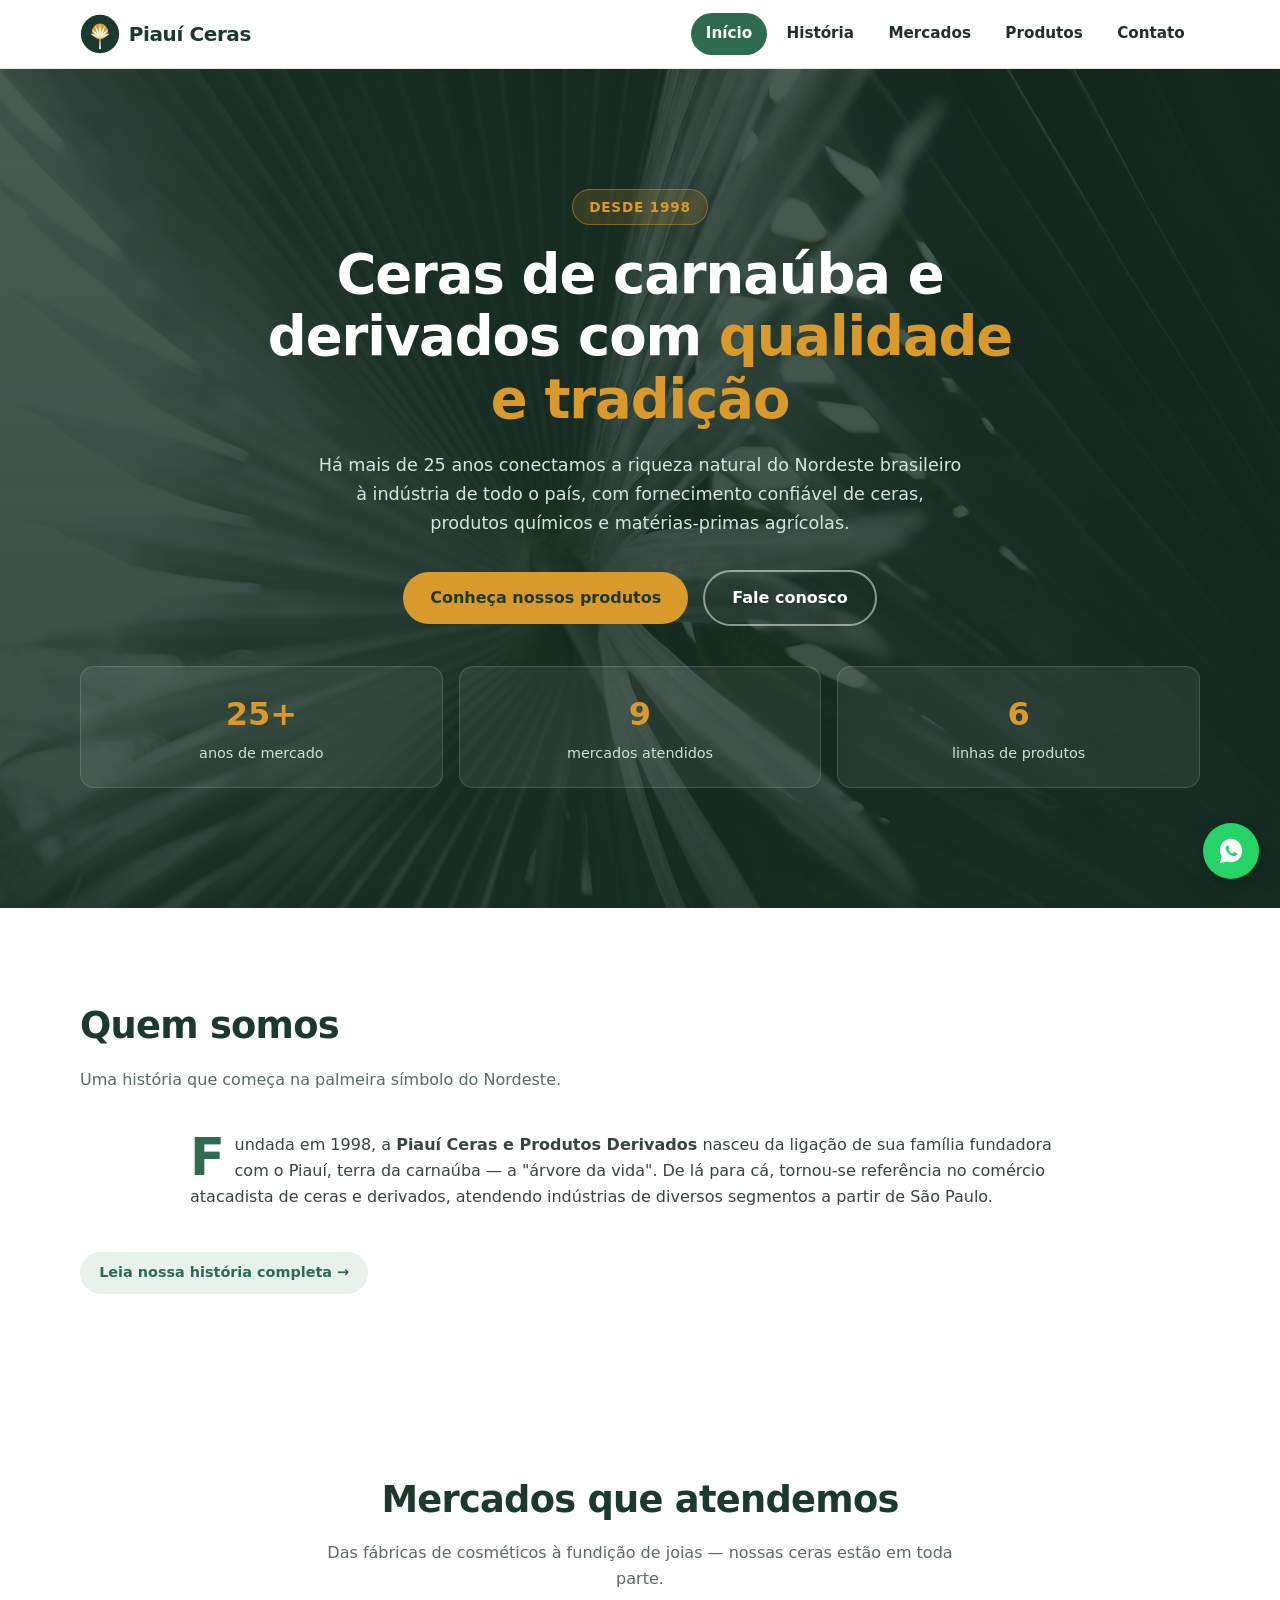
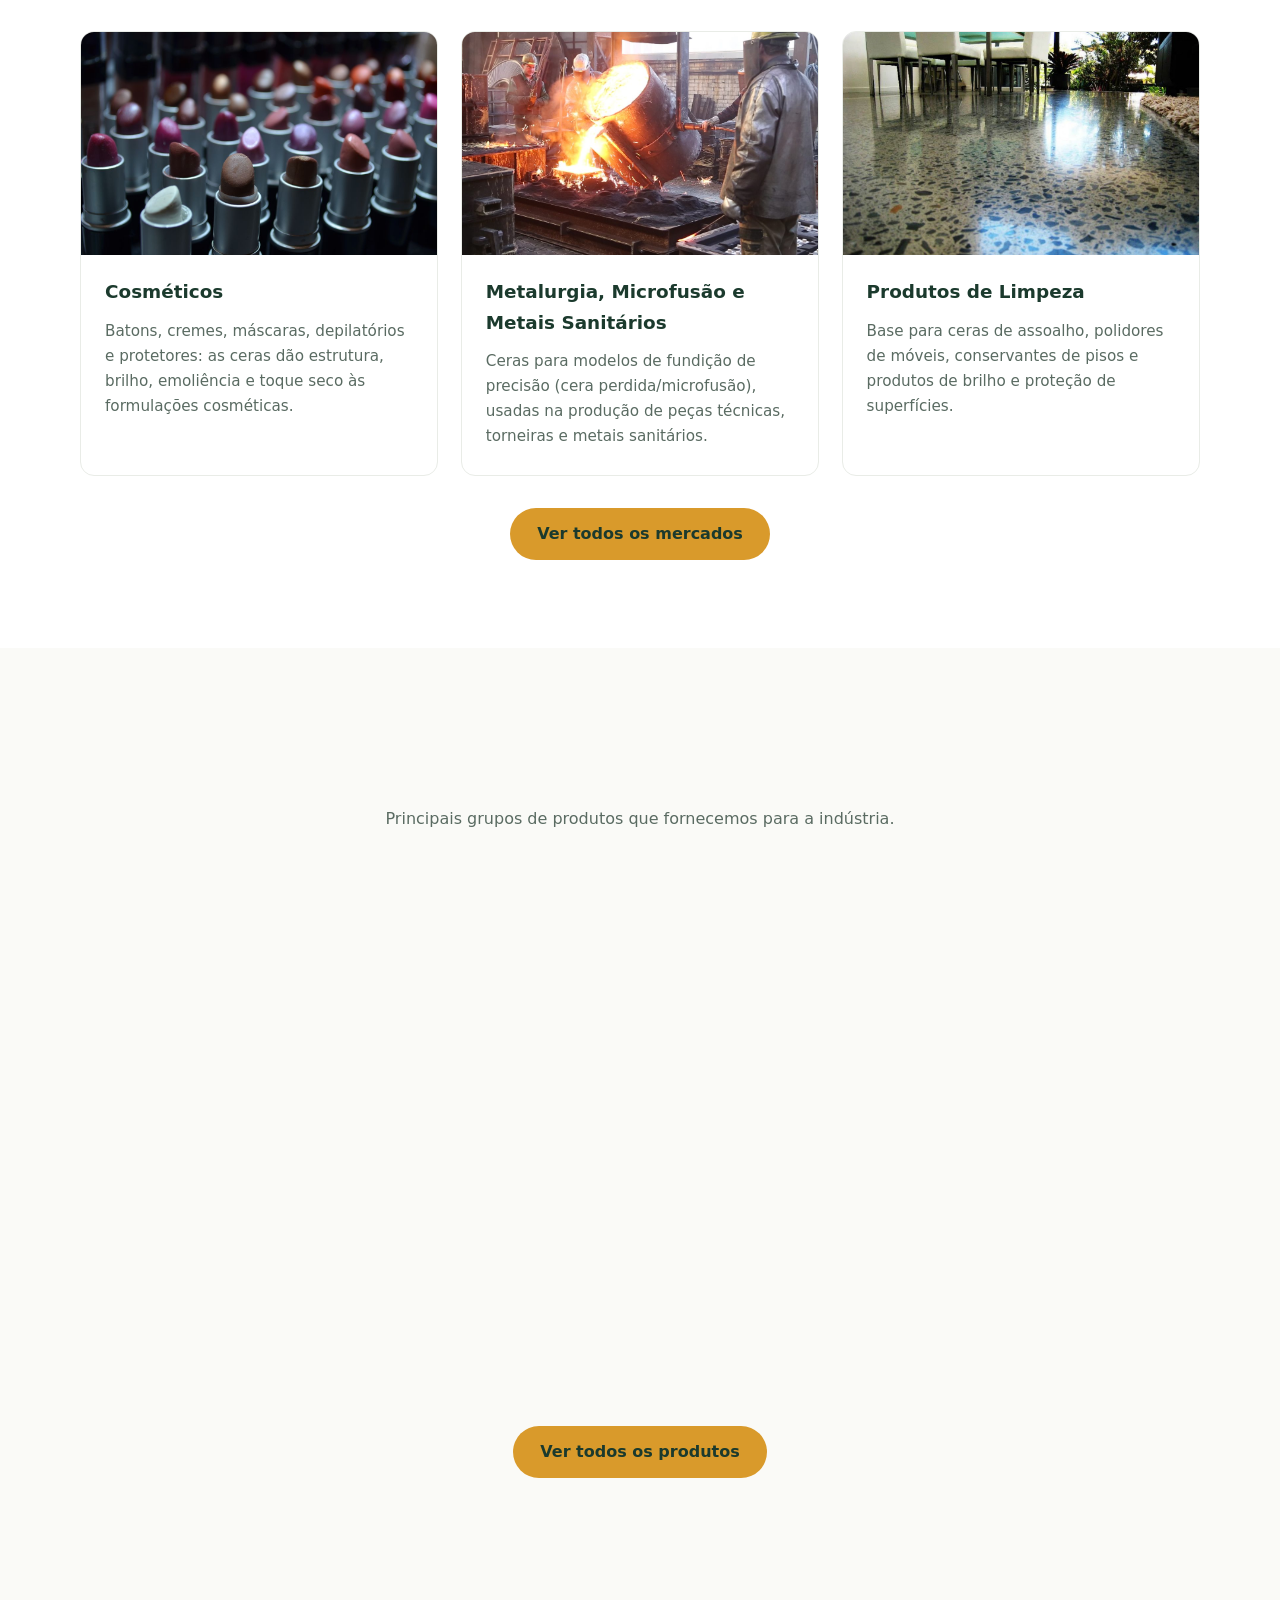
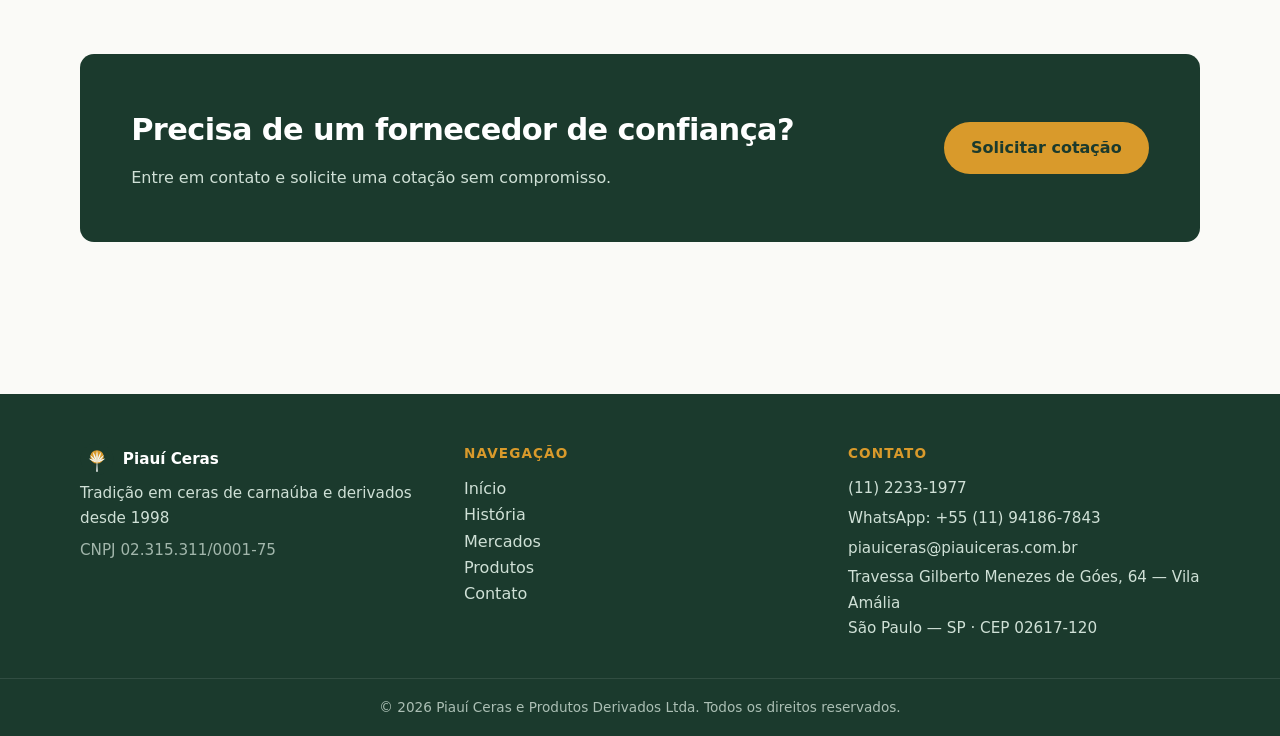
<file: index.html>
<!DOCTYPE html>
<html lang="pt-BR">
<head>
  <meta charset="UTF-8">
  <meta name="viewport" content="width=device-width, initial-scale=1.0">
  <title>Piauí Ceras e Produtos Derivados — Cera de Carnaúba e Derivados</title>
  <meta name="description" content="Piauí Ceras e Produtos Derivados Ltda — comércio atacadista de cera de carnaúba, ceras industriais, produtos químicos e matérias-primas agrícolas desde 1998.">
  <link rel="icon" type="image/svg+xml" href="img/logo-simbolo.svg">
  <link rel="stylesheet" href="css/style.css?v=1">
</head>
<body>

  <!-- Cabeçalho: montado automaticamente pelo js/main.js -->
  <header id="site-header"></header>

  <!-- ============================================
       HERO — a grande faixa de abertura do site.
       EDITE os textos abaixo à vontade.
       ============================================ -->
  <section class="hero">
    <div class="container">
      <span class="hero-selo">Desde 1998</span>
      <h1>Ceras de carnaúba e derivados com <em>qualidade e tradição</em></h1>
      <p>
        Há mais de 25 anos conectamos a riqueza natural do Nordeste brasileiro
        à indústria de todo o país, com fornecimento confiável de ceras,
        produtos químicos e matérias-primas agrícolas.
      </p>
      <a class="botao" href="produtos.html">Conheça nossos produtos</a>
      <a class="botao botao-secundario" href="contato.html">Fale conosco</a>

      <!-- Números de destaque — edite os valores livremente -->
      <div class="numeros">
        <div class="numero"><strong>25+</strong><span>anos de mercado</span></div>
        <div class="numero"><strong>9</strong><span>mercados atendidos</span></div>
        <div class="numero"><strong>6</strong><span>linhas de produtos</span></div>
      </div>
    </div>
  </section>

  <!-- ============================================
       RESUMO DA HISTÓRIA
       ============================================ -->
  <section class="secao secao-alt">
    <div class="container">
      <h2>Quem somos</h2>
      <p class="subtitulo">Uma história que começa na palmeira símbolo do Nordeste.</p>
      <div class="bloco-texto">
        <p>
          Fundada em 1998, a <strong>Piauí Ceras e Produtos Derivados</strong> nasceu da
          ligação de sua família fundadora com o Piauí, terra da carnaúba — a
          "árvore da vida". De lá para cá, tornou-se referência no comércio
          atacadista de ceras e derivados, atendendo indústrias de diversos segmentos
          a partir de São Paulo.
        </p>
      </div>
      <p style="margin-top: 1.5rem;">
        <a class="botao botao-claro" href="historia.html">Leia nossa história completa →</a>
      </p>
    </div>
  </section>

  <!-- ============================================
       MERCADOS EM DESTAQUE
       Os cartões vêm do arquivo js/dados.js.
       data-mercados="3" mostra só os 3 primeiros.
       ============================================ -->
  <section class="secao secao-alt">
    <div class="container">
      <div class="centro">
        <h2>Mercados que atendemos</h2>
        <p class="subtitulo">Das fábricas de cosméticos à fundição de joias — nossas ceras estão em toda parte.</p>
      </div>
      <div class="grade" data-mercados="3"></div>
      <p class="centro" style="margin-top: 2rem;">
        <a class="botao" href="mercados.html">Ver todos os mercados</a>
      </p>
    </div>
  </section>

  <!-- ============================================
       PRODUTOS EM DESTAQUE
       Os cartões vêm do arquivo js/dados.js.
       data-produtos="3" mostra só os 3 primeiros.
       ============================================ -->
  <section class="secao">
    <div class="container">
      <div class="centro">
        <h2>Nossos produtos</h2>
        <p class="subtitulo">Principais grupos de produtos que fornecemos para a indústria.</p>
      </div>
      <div class="grade" data-produtos="3"></div>
      <p class="centro" style="margin-top: 2rem;">
        <a class="botao" href="produtos.html">Ver todos os produtos</a>
      </p>
    </div>
  </section>

  <!-- ============================================
       CHAMADA FINAL PARA CONTATO
       ============================================ -->
  <section class="secao">
    <div class="container">
      <div class="cta">
        <div>
          <h2>Precisa de um fornecedor de confiança?</h2>
          <p>Entre em contato e solicite uma cotação sem compromisso.</p>
        </div>
        <a class="botao" href="contato.html">Solicitar cotação</a>
      </div>
    </div>
  </section>

  <!-- Rodapé: montado automaticamente pelo js/main.js -->
  <footer id="site-footer"></footer>

  <script src="js/dados.js?v=1"></script>
  <script src="js/main.js?v=1"></script>
</body>
</html>
</file>
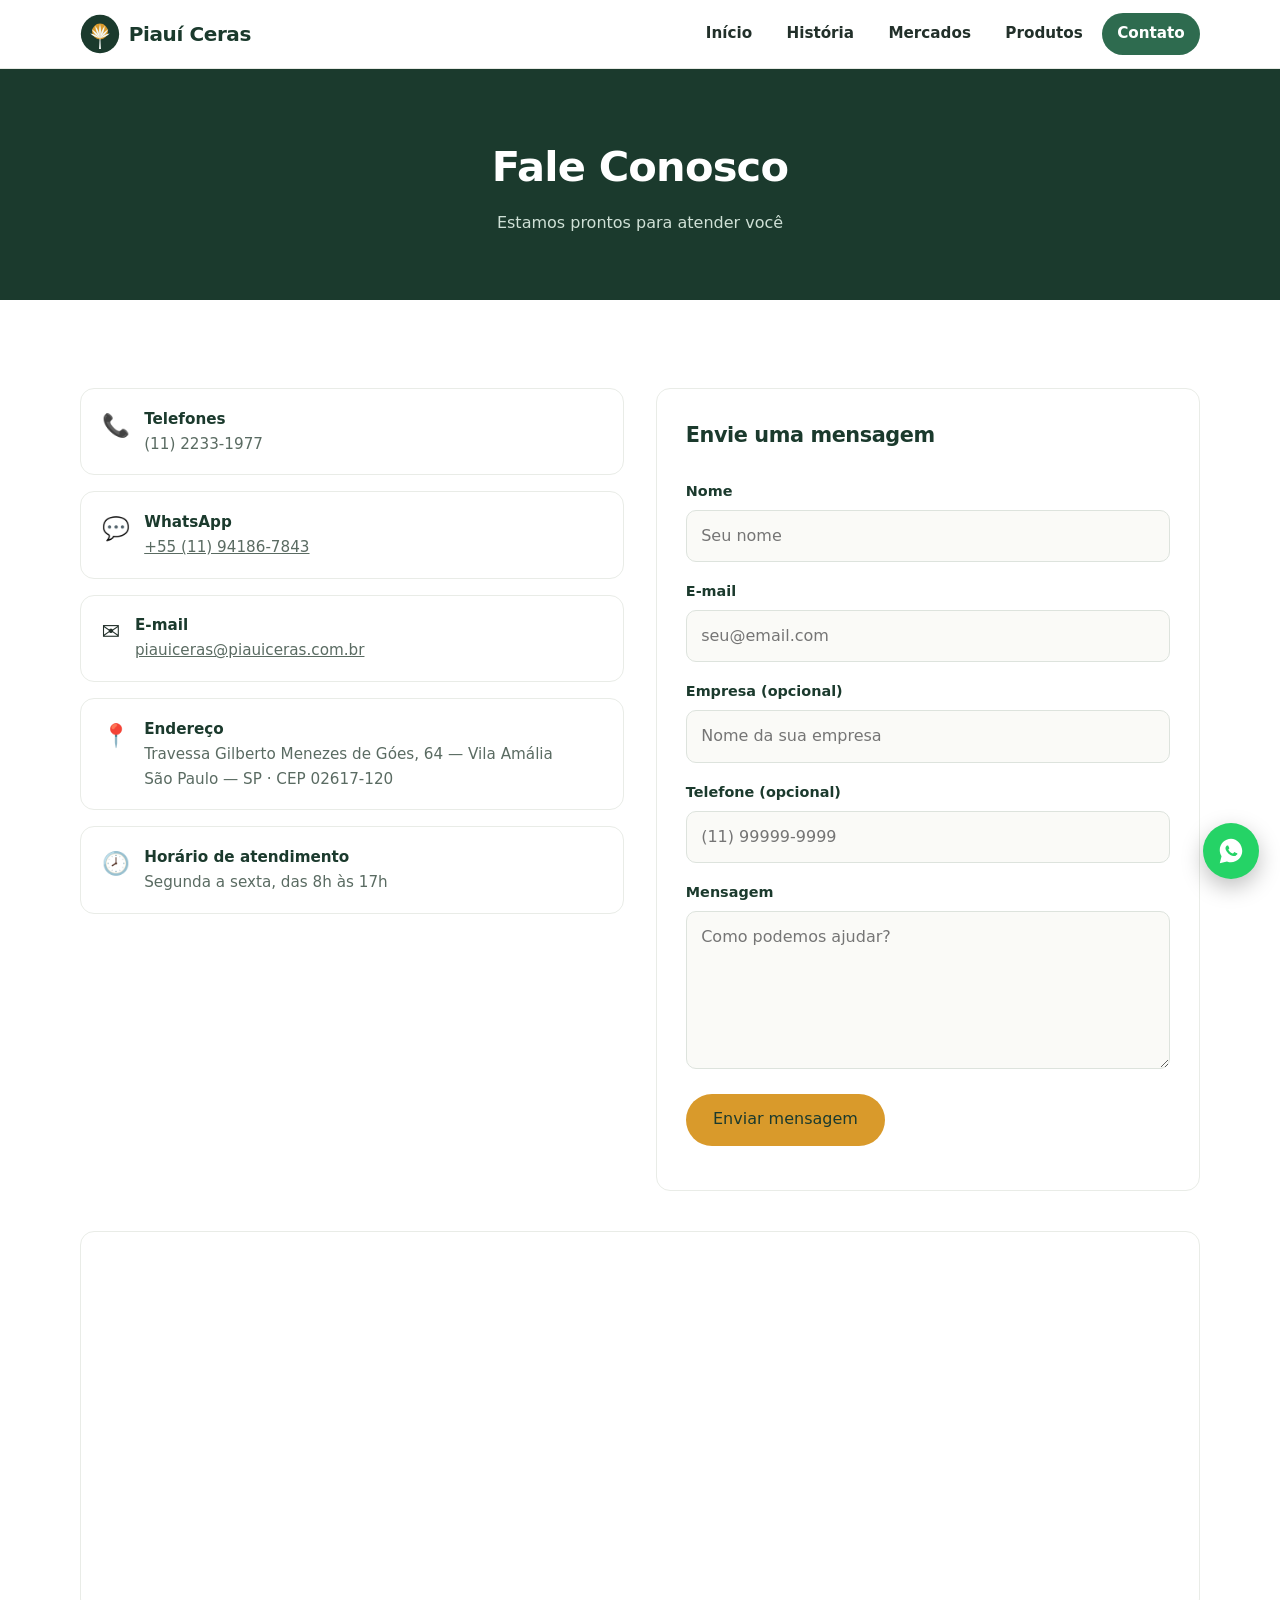
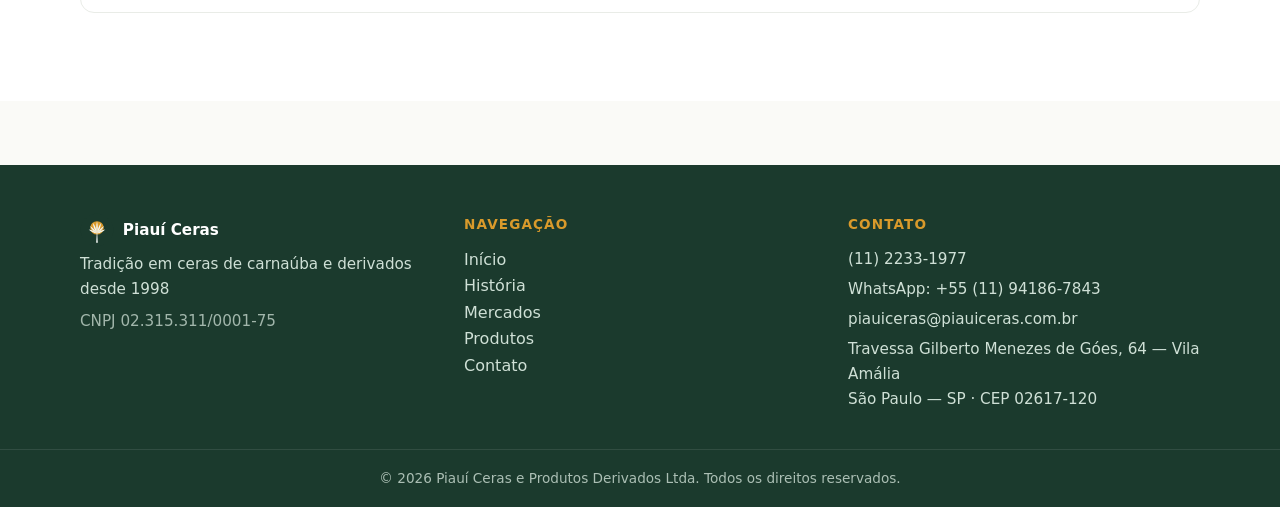
<file: contato.html>
<!DOCTYPE html>
<html lang="pt-BR">
<head>
  <meta charset="UTF-8">
  <meta name="viewport" content="width=device-width, initial-scale=1.0">
  <title>Contato — Piauí Ceras</title>
  <meta name="description" content="Entre em contato com a Piauí Ceras e Produtos Derivados Ltda — telefones, e-mail e endereço em São Paulo.">
  <link rel="icon" type="image/svg+xml" href="img/logo-simbolo.svg">
  <link rel="stylesheet" href="css/style.css?v=1">
</head>
<body>

  <header id="site-header"></header>

  <section class="titulo-pagina">
    <div class="container">
      <h1>Fale Conosco</h1>
      <p>Estamos prontos para atender você</p>
    </div>
  </section>

  <section class="secao secao-alt">
    <div class="container">
      <div class="contato-grid">

        <!-- ==============================================
             INFORMAÇÕES DE CONTATO
             Os textos são preenchidos automaticamente a
             partir do js/dados.js (bloco "contato").
             ============================================== -->
        <div class="info-contato">
          <div class="info-item">
            <span class="icone">📞</span>
            <div><strong>Telefones</strong><p id="ct-telefones"></p></div>
          </div>
          <div class="info-item" id="ct-whatsapp-item" style="display:none;">
            <span class="icone">💬</span>
            <div><strong>WhatsApp</strong><p><a id="ct-whatsapp" href="#" target="_blank" rel="noopener"></a></p></div>
          </div>
          <div class="info-item">
            <span class="icone">✉️</span>
            <div><strong>E-mail</strong><p><a id="ct-email" href="#"></a></p></div>
          </div>
          <div class="info-item">
            <span class="icone">📍</span>
            <div><strong>Endereço</strong><p id="ct-endereco"></p></div>
          </div>
          <div class="info-item">
            <span class="icone">🕗</span>
            <div><strong>Horário de atendimento</strong><p id="ct-horario"></p></div>
          </div>
        </div>

        <!-- ==============================================
             FORMULÁRIO
             Ao enviar, a mensagem vai direto por e-mail via
             Web3Forms (sem abrir programa de e-mail nenhum).
             A chave de envio fica em js/dados.js → contato.web3formsKey
             ============================================== -->
        <form class="form-contato" id="form-contato">
          <h2 style="font-size: 1.3rem;">Envie uma mensagem</h2>
          <div>
            <label for="nome">Nome</label>
            <input type="text" id="nome" name="name" required placeholder="Seu nome">
          </div>
          <div>
            <label for="email">E-mail</label>
            <input type="email" id="email" name="email" required placeholder="seu@email.com">
          </div>
          <div>
            <label for="empresa">Empresa (opcional)</label>
            <input type="text" id="empresa" placeholder="Nome da sua empresa">
          </div>
          <div>
            <label for="telefone">Telefone (opcional)</label>
            <input type="tel" id="telefone" placeholder="(11) 99999-9999">
          </div>
          <div>
            <label for="mensagem">Mensagem</label>
            <textarea id="mensagem" name="message" rows="5" required placeholder="Como podemos ajudar?"></textarea>
          </div>
          <!-- Campo-armadilha anti-spam: invisível para pessoas, mas robôs costumam preencher -->
          <input type="checkbox" name="botcheck" style="display:none" tabindex="-1" autocomplete="off">
          <button type="submit" class="botao">Enviar mensagem</button>
          <p id="form-status" role="status" style="font-size:.9rem; margin:0;"></p>
        </form>
      </div>

      <!-- ==============================================
           MAPA — Google Maps com o endereço da empresa.
           Se mudar de endereço, troque o texto depois de
           "q=" na linha do iframe (use + no lugar de espaço).
           ============================================== -->
      <div class="mapa">
        <iframe
          src="https://www.google.com/maps?q=Travessa+Gilberto+Menezes+de+Goes,+64,+Vila+Amalia,+Sao+Paulo,+SP&output=embed"
          loading="lazy" title="Mapa — localização da Piauí Ceras"
          referrerpolicy="no-referrer-when-downgrade"></iframe>
      </div>
    </div>
  </section>

  <footer id="site-footer"></footer>

  <script src="js/dados.js?v=1"></script>
  <script src="js/main.js?v=1"></script>
  <script>
    /* Preenche os dados de contato a partir do js/dados.js */
    document.addEventListener("DOMContentLoaded", function () {
      var c = DADOS.contato;
      document.getElementById("ct-telefones").textContent = c.telefones.join(" · ");
      if (c.whatsapp) {
        var whatsapp = document.getElementById("ct-whatsapp");
        whatsapp.textContent = c.whatsapp;
        whatsapp.href = "https://wa.me/" + c.whatsapp.replace(/\D/g, "") +
          "?text=" + encodeURIComponent("Olá! Vim pelo site da " + DADOS.empresa.nome + " e gostaria de mais informações.");
        document.getElementById("ct-whatsapp-item").style.display = "";
      }
      var email = document.getElementById("ct-email");
      email.textContent = c.email;
      email.href = "mailto:" + c.email;
      document.getElementById("ct-endereco").innerHTML =
        c.endereco + "<br>" + c.cidade + " · " + c.cep;
      document.getElementById("ct-horario").textContent = c.horario;

      /* Formulário: envia a mensagem por e-mail via Web3Forms (sem abrir programa de e-mail) */
      var form = document.getElementById("form-contato");
      var status = document.getElementById("form-status");
      form.addEventListener("submit", function (ev) {
        ev.preventDefault();

        if (!c.web3formsKey || c.web3formsKey === "COLE_AQUI_SUA_ACCESS_KEY") {
          status.textContent = "Formulário ainda não configurado. Veja js/dados.js → contato.web3formsKey.";
          status.style.color = "#b3261e";
          return;
        }

        var botao = form.querySelector("button[type=submit]");
        botao.disabled = true;
        status.textContent = "Enviando...";
        status.style.color = "";

        var dados = {
          access_key: c.web3formsKey,
          subject: "Contato pelo site — " + document.getElementById("nome").value,
          name: document.getElementById("nome").value,
          email: document.getElementById("email").value,
          empresa: document.getElementById("empresa").value,
          telefone: document.getElementById("telefone").value,
          message: document.getElementById("mensagem").value,
          botcheck: form.querySelector("[name=botcheck]").checked,
        };

        fetch("https://api.web3forms.com/submit", {
          method: "POST",
          headers: { "Content-Type": "application/json", Accept: "application/json" },
          body: JSON.stringify(dados),
        })
          .then(function (resposta) { return resposta.json(); })
          .then(function (resultado) {
            if (resultado.success) {
              status.textContent = "Mensagem enviada! Em breve entraremos em contato.";
              status.style.color = "var(--verde)";
              form.reset();
            } else {
              throw new Error(resultado.message || "Falha no envio");
            }
          })
          .catch(function () {
            status.textContent = "Não foi possível enviar agora. Tente novamente ou ligue para " + c.telefones[0] + ".";
            status.style.color = "#b3261e";
          })
          .finally(function () {
            botao.disabled = false;
          });
      });
    });
  </script>
</body>
</html>
</file>
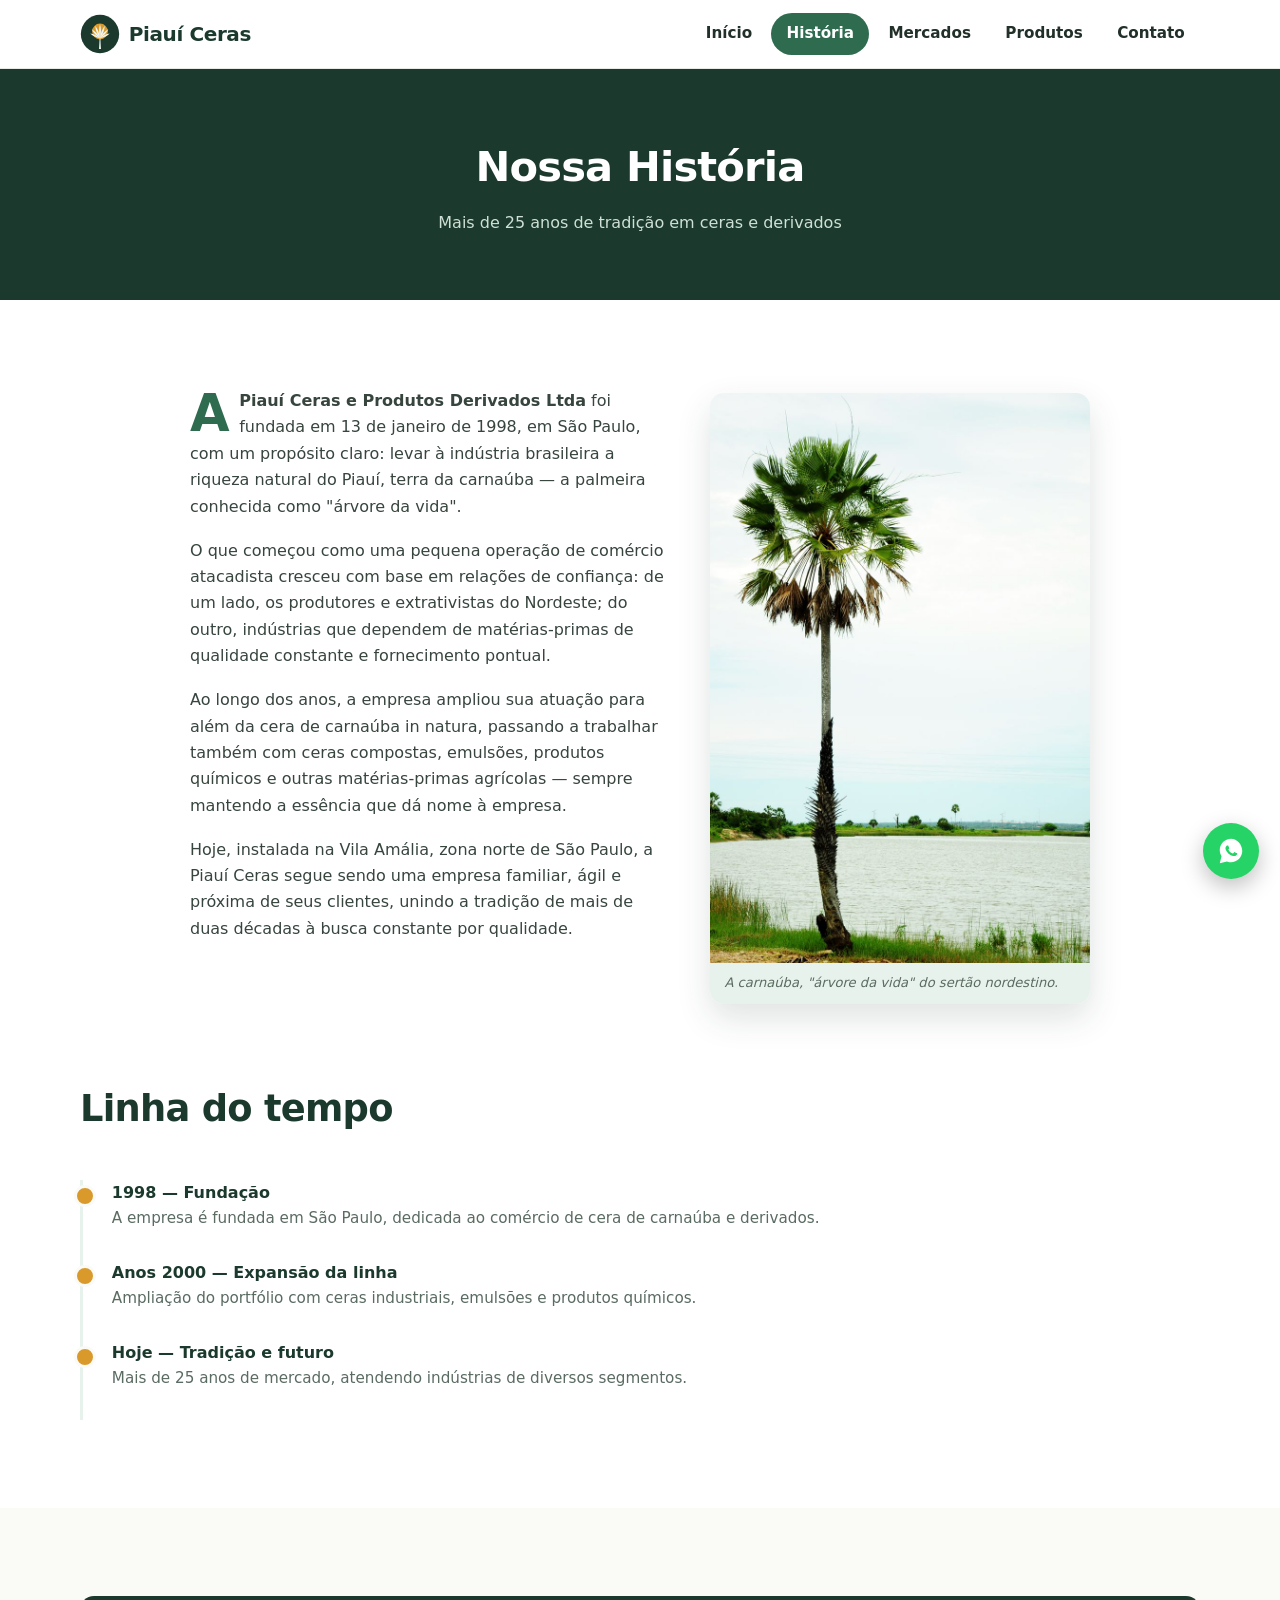
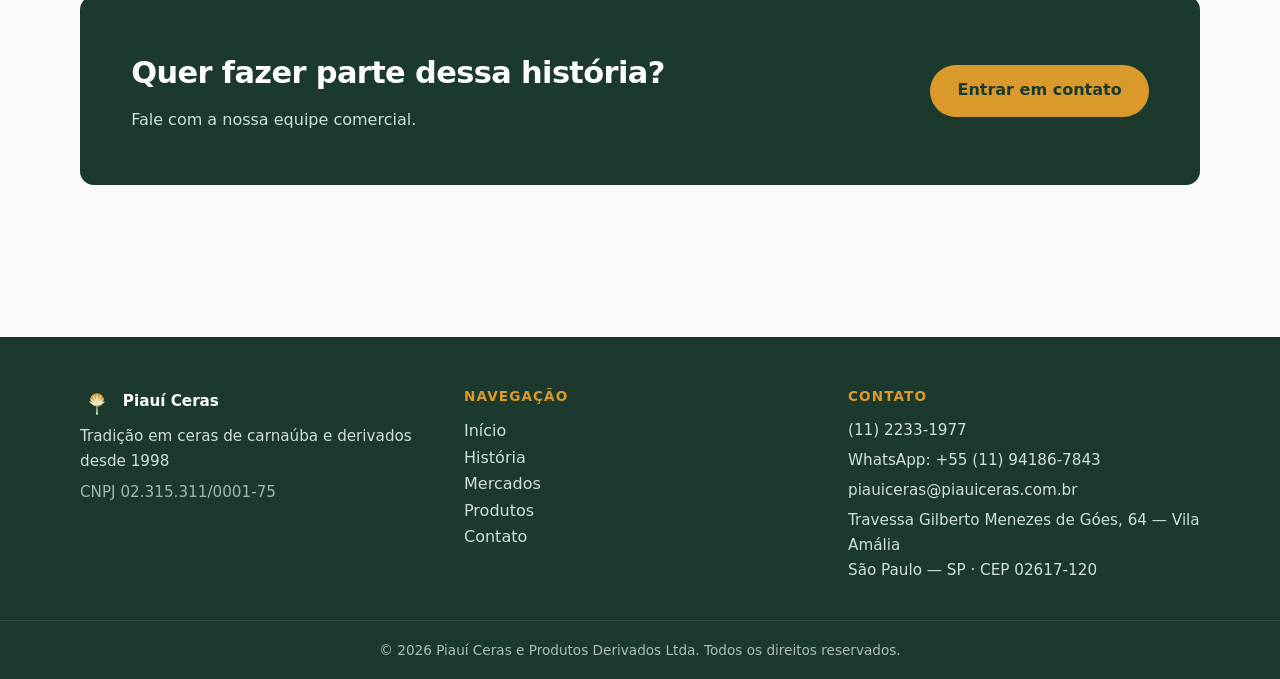
<file: historia.html>
<!DOCTYPE html>
<html lang="pt-BR">
<head>
  <meta charset="UTF-8">
  <meta name="viewport" content="width=device-width, initial-scale=1.0">
  <title>Nossa História — Piauí Ceras</title>
  <meta name="description" content="Conheça a história da Piauí Ceras e Produtos Derivados Ltda, fundada em 1998 em São Paulo.">
  <link rel="icon" type="image/svg+xml" href="img/logo-simbolo.svg">
  <link rel="stylesheet" href="css/style.css?v=1">
</head>
<body>

  <header id="site-header"></header>

  <section class="titulo-pagina">
    <div class="container">
      <h1>Nossa História</h1>
      <p>Mais de 25 anos de tradição em ceras e derivados</p>
    </div>
  </section>

  <!-- ==================================================
       HISTÓRIA DA EMPRESA
       ⚠️ TEXTO PROVISÓRIO: escrevi um rascunho baseado em
       informações públicas. EDITE cada parágrafo abaixo
       com a história real da empresa.
       ================================================== -->
  <section class="secao secao-alt">
    <div class="container">
      <div class="bloco-texto">
        <figure class="foto-destaque">
          <img src="img/historia-carnauba.jpg" alt="Carnaúba imponente vista de baixo para cima, tronco alto contra o céu do Nordeste brasileiro">
          <figcaption>A carnaúba, "árvore da vida" do sertão nordestino.</figcaption>
        </figure>
        <p>
          A <strong>Piauí Ceras e Produtos Derivados Ltda</strong> foi fundada em
          13 de janeiro de 1998, em São Paulo, com um propósito claro: levar à
          indústria brasileira a riqueza natural do Piauí, terra da carnaúba —
          a palmeira conhecida como "árvore da vida".
        </p>
        <p>
          <!-- EDITE: conte aqui como a empresa começou, quem fundou,
               e os primeiros desafios. -->
          O que começou como uma pequena operação de comércio atacadista cresceu
          com base em relações de confiança: de um lado, os produtores e
          extrativistas do Nordeste; do outro, indústrias que dependem de
          matérias-primas de qualidade constante e fornecimento pontual.
        </p>
        <p>
          <!-- EDITE: fale da evolução, novos produtos, conquistas. -->
          Ao longo dos anos, a empresa ampliou sua atuação para além da cera de
          carnaúba in natura, passando a trabalhar também com ceras compostas,
          emulsões, produtos químicos e outras matérias-primas agrícolas —
          sempre mantendo a essência que dá nome à empresa.
        </p>
        <p>
          <!-- EDITE: fale do presente e da visão de futuro. -->
          Hoje, instalada na Vila Amália, zona norte de São Paulo, a Piauí Ceras
          segue sendo uma empresa familiar, ágil e próxima de seus clientes,
          unindo a tradição de mais de duas décadas à busca constante por
          qualidade.
        </p>
      </div>

      <!-- ==================================================
           LINHA DO TEMPO — edite datas e textos, e copie um
           bloco <div class="timeline-item"> para adicionar
           novos marcos.
           ================================================== -->
      <h2 style="margin-top: 3.5rem;">Linha do tempo</h2>
      <div class="timeline">
        <div class="timeline-item">
          <strong>1998 — Fundação</strong>
          <p>A empresa é fundada em São Paulo, dedicada ao comércio de cera de carnaúba e derivados.</p>
        </div>
        <div class="timeline-item">
          <strong>Anos 2000 — Expansão da linha</strong>
          <p>Ampliação do portfólio com ceras industriais, emulsões e produtos químicos. <!-- EDITE --></p>
        </div>
        <div class="timeline-item">
          <strong>Hoje — Tradição e futuro</strong>
          <p>Mais de 25 anos de mercado, atendendo indústrias de diversos segmentos. <!-- EDITE --></p>
        </div>
      </div>
    </div>
  </section>

  <!-- Chamada para contato -->
  <section class="secao">
    <div class="container">
      <div class="cta">
        <div>
          <h2>Quer fazer parte dessa história?</h2>
          <p>Fale com a nossa equipe comercial.</p>
        </div>
        <a class="botao" href="contato.html">Entrar em contato</a>
      </div>
    </div>
  </section>

  <footer id="site-footer"></footer>

  <script src="js/dados.js?v=1"></script>
  <script src="js/main.js?v=1"></script>
</body>
</html>
</file>
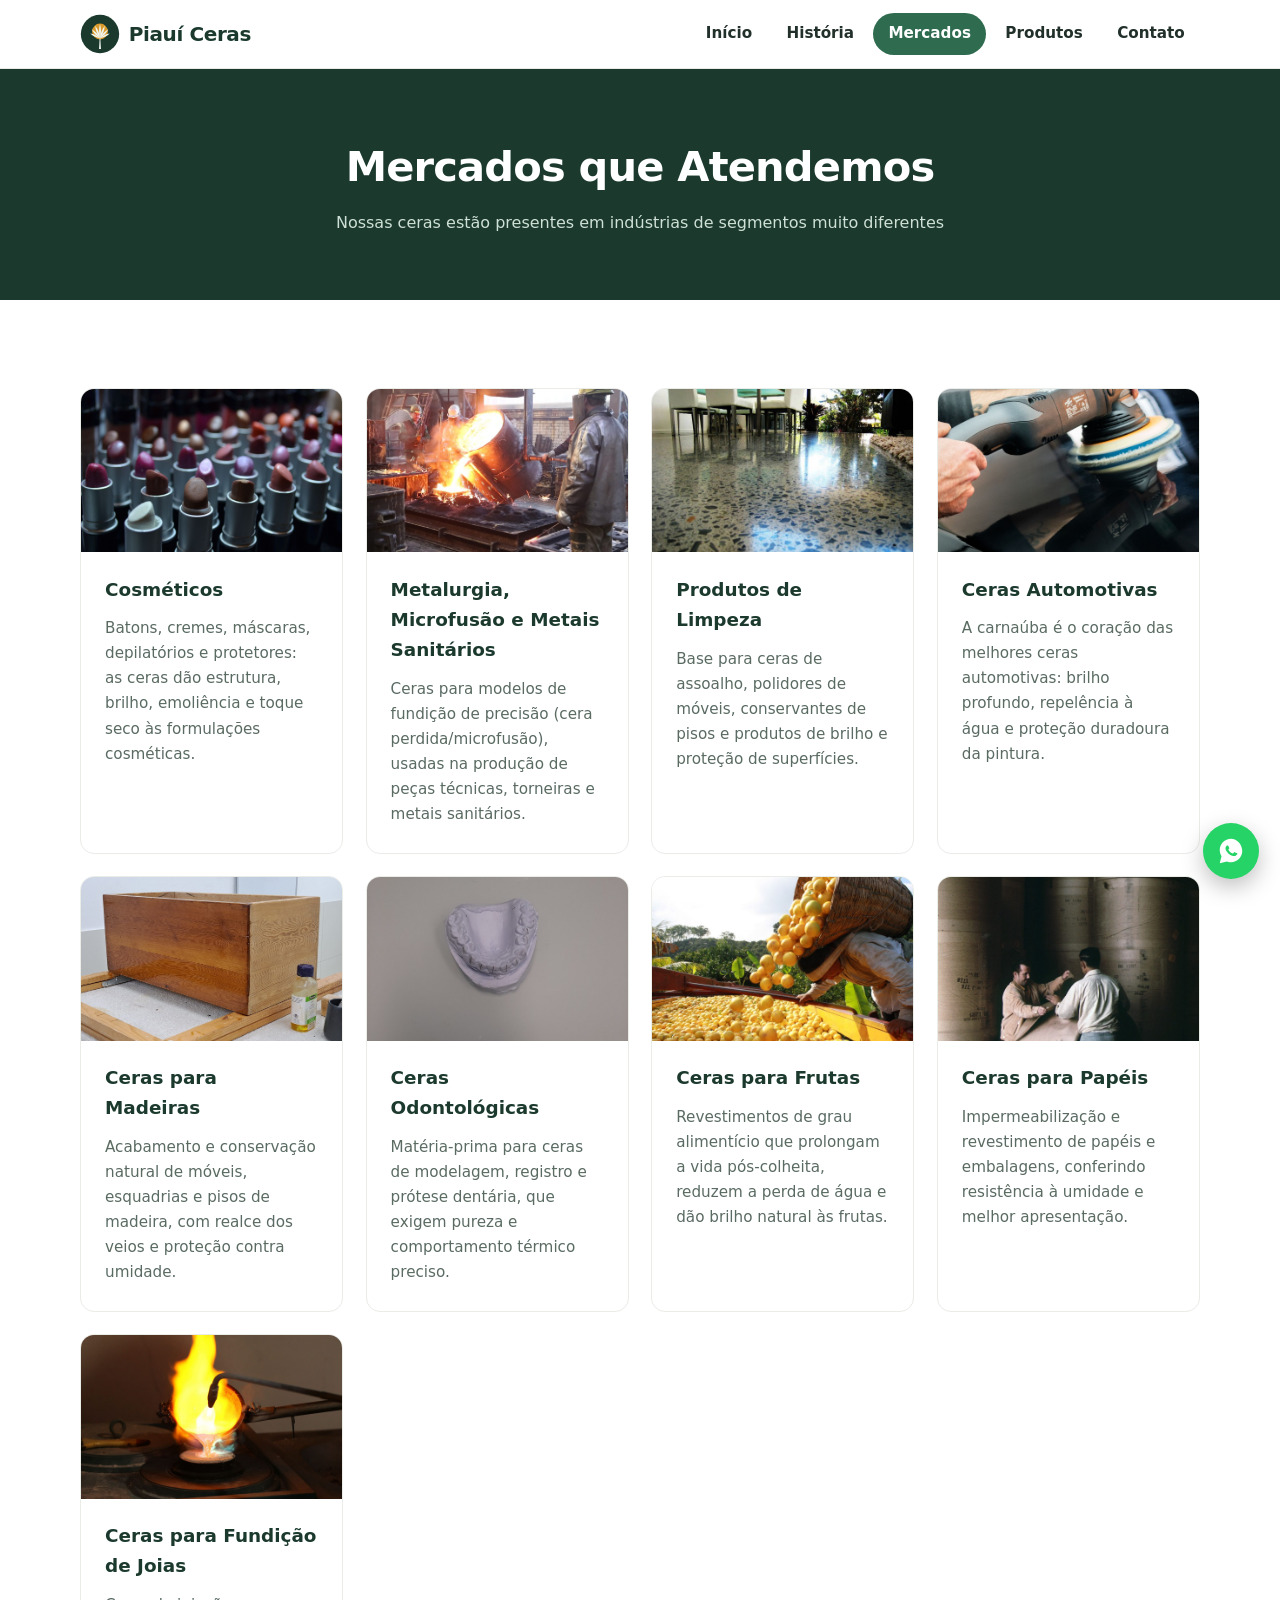
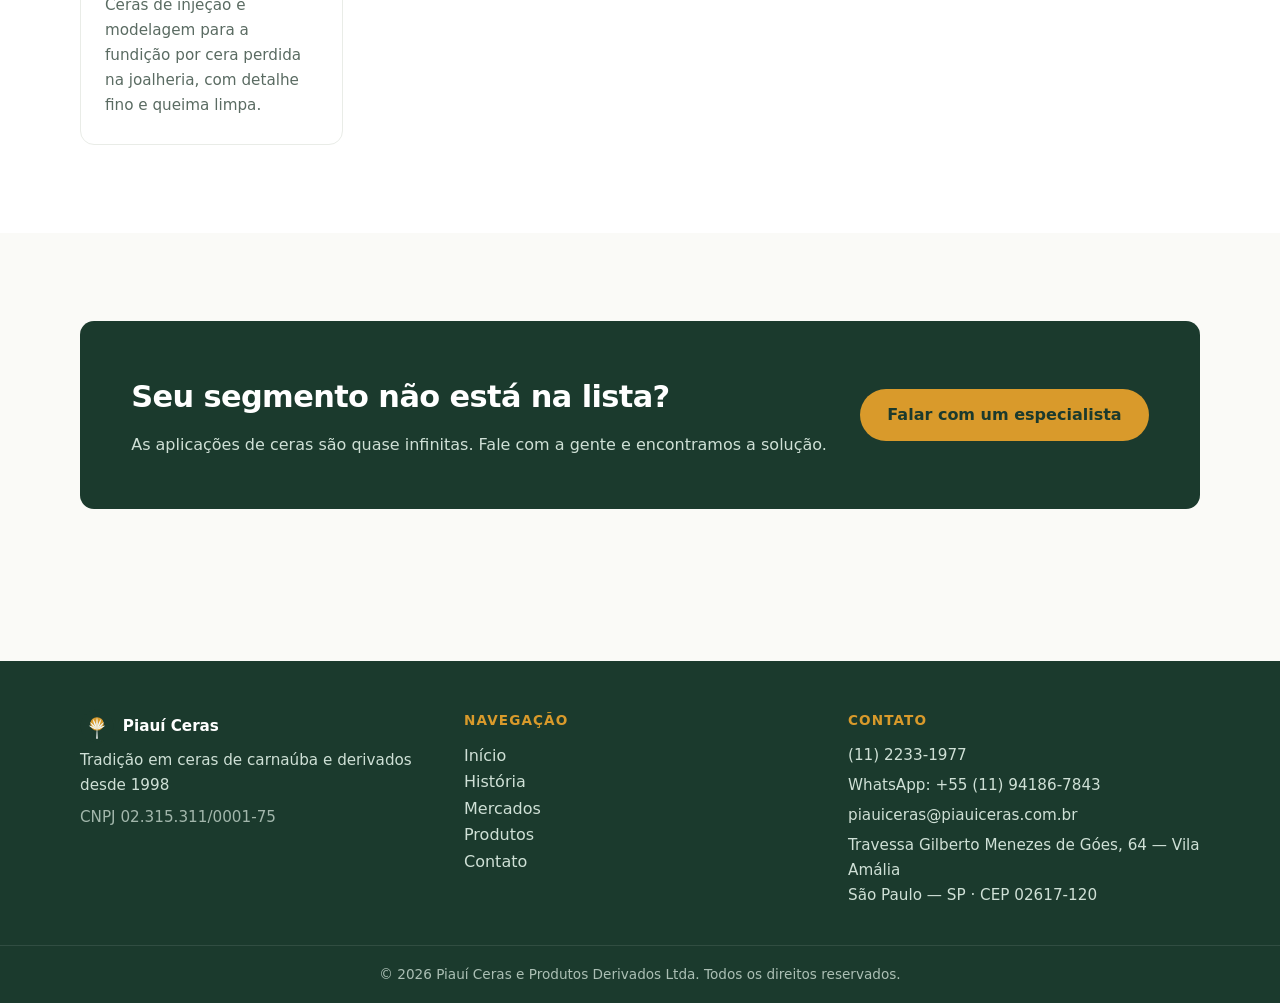
<file: mercados.html>
<!DOCTYPE html>
<html lang="pt-BR">
<head>
  <meta charset="UTF-8">
  <meta name="viewport" content="width=device-width, initial-scale=1.0">
  <title>Mercados — Piauí Ceras</title>
  <meta name="description" content="Mercados atendidos pela Piauí Ceras: cosméticos, metalurgia e microfusão, limpeza, ceras automotivas, madeiras, odontológicas, frutas, papéis e fundição de joias.">
  <link rel="icon" type="image/svg+xml" href="img/logo-simbolo.svg">
  <link rel="stylesheet" href="css/style.css?v=1">
</head>
<body>

  <header id="site-header"></header>

  <section class="titulo-pagina">
    <div class="container">
      <h1>Mercados que Atendemos</h1>
      <p>Nossas ceras estão presentes em indústrias de segmentos muito diferentes</p>
    </div>
  </section>

  <!-- ==================================================
       MERCADOS
       Os cartões abaixo são gerados automaticamente a
       partir da lista "mercados" no arquivo js/dados.js.
       ➜ Para adicionar/remover/editar um mercado, edite
         APENAS o js/dados.js — não precisa mexer aqui.
       ================================================== -->
  <section class="secao secao-alt">
    <div class="container">
      <div class="grade" data-mercados></div>
    </div>
  </section>

  <!-- Chamada para cotação -->
  <section class="secao">
    <div class="container">
      <div class="cta">
        <div>
          <h2>Seu segmento não está na lista?</h2>
          <p>As aplicações de ceras são quase infinitas. Fale com a gente e encontramos a solução.</p>
        </div>
        <a class="botao" href="contato.html">Falar com um especialista</a>
      </div>
    </div>
  </section>

  <footer id="site-footer"></footer>

  <script src="js/dados.js?v=1"></script>
  <script src="js/main.js?v=1"></script>
</body>
</html>
</file>
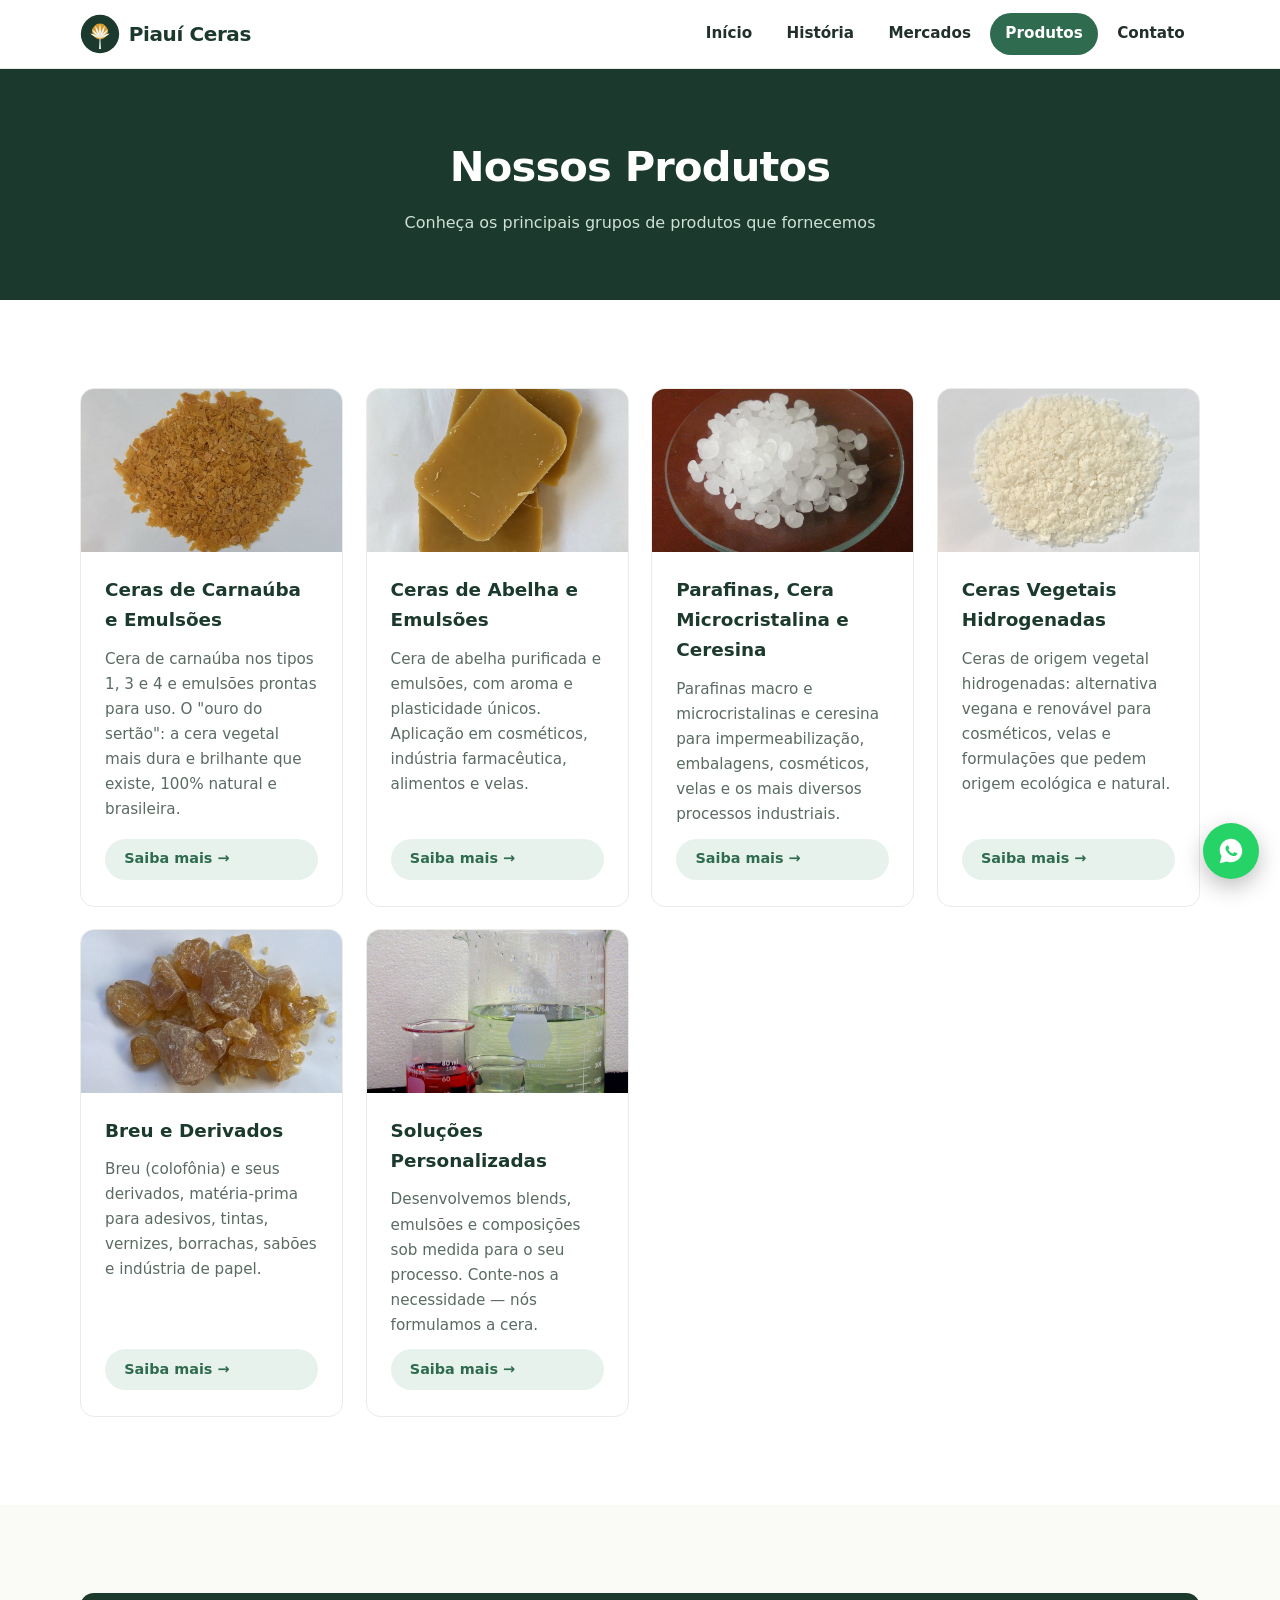
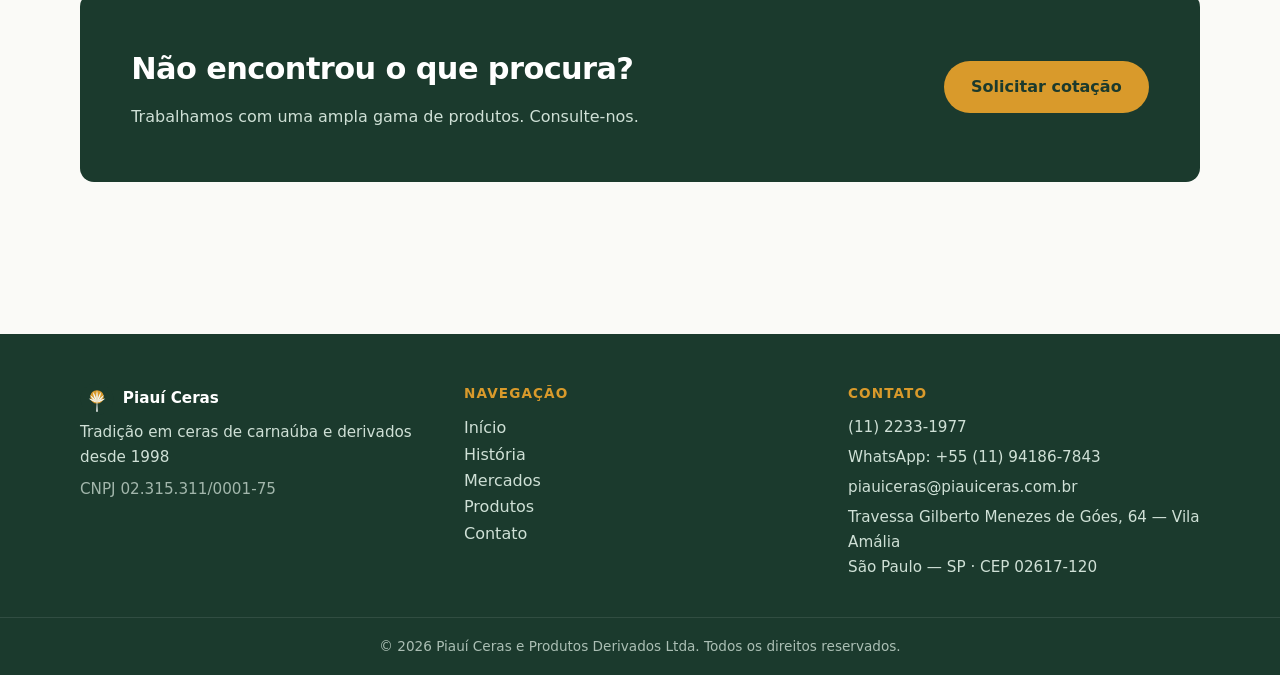
<file: produtos.html>
<!DOCTYPE html>
<html lang="pt-BR">
<head>
  <meta charset="UTF-8">
  <meta name="viewport" content="width=device-width, initial-scale=1.0">
  <title>Produtos — Piauí Ceras</title>
  <meta name="description" content="Produtos da Piauí Ceras: ceras de carnaúba e emulsões, ceras de abelha, parafinas e microcristalinas, ceras vegetais hidrogenadas, breu e derivados e soluções personalizadas.">
  <link rel="icon" type="image/svg+xml" href="img/logo-simbolo.svg">
  <link rel="stylesheet" href="css/style.css?v=1">
</head>
<body>

  <header id="site-header"></header>

  <section class="titulo-pagina">
    <div class="container">
      <h1>Nossos Produtos</h1>
      <p>Conheça os principais grupos de produtos que fornecemos</p>
    </div>
  </section>

  <!-- ==================================================
       GRUPOS DE PRODUTOS
       Os cartões abaixo são gerados automaticamente a
       partir da lista "produtos" no arquivo js/dados.js.
       ➜ Para adicionar/remover/editar um grupo, edite
         APENAS o js/dados.js — não precisa mexer aqui.
       ================================================== -->
  <section class="secao secao-alt">
    <div class="container">
      <div class="grade" data-produtos></div>
    </div>
  </section>

  <!-- Chamada para cotação -->
  <section class="secao">
    <div class="container">
      <div class="cta">
        <div>
          <h2>Não encontrou o que procura?</h2>
          <p>Trabalhamos com uma ampla gama de produtos. Consulte-nos.</p>
        </div>
        <a class="botao" href="contato.html">Solicitar cotação</a>
      </div>
    </div>
  </section>

  <footer id="site-footer"></footer>

  <script src="js/dados.js?v=1"></script>
  <script src="js/main.js?v=1"></script>
</body>
</html>
</file>
<file: css/style.css>
/* ============================================================
   ESTILOS — Piauí Ceras
   ============================================================
   Para mudar a "cara" do site inteiro, altere só as variáveis
   abaixo (cores, fontes, arredondamento). O resto do arquivo
   raramente precisa ser tocado.
   ============================================================ */

:root {
  /* CORES — troque aqui para mudar o tema inteiro */
  --verde-escuro: #1b3a2d;   /* fundo do hero e rodapé */
  --verde:        #2e6b4f;   /* cor principal (botões, links) */
  --verde-claro:  #e8f2ec;   /* fundos suaves */
  --ambar:        #d99a2b;   /* cor de destaque (carnaúba) */
  --ambar-claro:  #f7ecd7;
  --texto:        #22302a;
  --texto-suave:  #5a6b62;
  --branco:       #ffffff;
  --fundo:        #fafaf7;

  /* FONTES */
  --fonte: "Segoe UI", system-ui, -apple-system, Roboto, Arial, sans-serif;

  /* ARREDONDAMENTO dos cartões e botões */
  --raio: 14px;

  /* IMAGEM DO HERO (página inicial) — para trocar a foto,
     substitua o arquivo img/hero-carnauba.jpg por outro com o
     mesmo nome, ou mude o caminho na linha abaixo.             */
  --hero-fundo: linear-gradient(rgba(20, 46, 35, .78), rgba(20, 46, 35, .86)),
                url("../img/hero-carnauba.jpg") center/cover no-repeat,
                var(--verde-escuro);
}

/* ---------- RESET BÁSICO ---------- */
* { margin: 0; padding: 0; box-sizing: border-box; }
html { scroll-behavior: smooth; }
body {
  font-family: var(--fonte);
  color: var(--texto);
  background: var(--fundo);
  line-height: 1.65;
}
img { max-width: 100%; display: block; }
a { color: var(--verde); }

.container { width: min(1120px, 92%); margin-inline: auto; }

/* ---------- CABEÇALHO ---------- */
#site-header {
  position: sticky; top: 0; z-index: 50;
  background: rgba(255, 255, 255, .92);
  backdrop-filter: blur(8px);
  border-bottom: 1px solid #e6e9e4;
}
.header-inner {
  display: flex; align-items: center; justify-content: space-between;
  min-height: 68px; gap: 1rem;
}
.logo {
  display: flex; align-items: center; gap: .55rem;
  text-decoration: none; font-weight: 800; font-size: 1.25rem;
  color: var(--verde-escuro); letter-spacing: -.02em;
}
.logo-icone { width: 40px; height: 40px; display: block; }

.nav ul { display: flex; gap: .25rem; list-style: none; }
.nav a {
  display: block; padding: .55rem .95rem;
  text-decoration: none; color: var(--texto);
  font-weight: 600; font-size: .95rem;
  border-radius: 999px; transition: background .2s, color .2s;
}
.nav a:hover { background: var(--verde-claro); color: var(--verde); }
.nav a.ativo { background: var(--verde); color: var(--branco); }

/* botão hambúrguer (aparece só no celular) */
.menu-btn {
  display: none; flex-direction: column; gap: 5px;
  background: none; border: 0; cursor: pointer; padding: .5rem;
}
.menu-btn span {
  width: 24px; height: 2.6px; background: var(--verde-escuro);
  border-radius: 2px; transition: transform .25s, opacity .25s;
}
.menu-btn.aberto span:nth-child(1) { transform: translateY(7.6px) rotate(45deg); }
.menu-btn.aberto span:nth-child(2) { opacity: 0; }
.menu-btn.aberto span:nth-child(3) { transform: translateY(-7.6px) rotate(-45deg); }

/* ---------- HERO (topo da página inicial) ---------- */
.hero {
  background: var(--hero-fundo);
  color: var(--branco);
  padding: clamp(4rem, 10vw, 7.5rem) 0;
  text-align: center;
}
.hero h1 {
  font-size: clamp(2rem, 5vw, 3.4rem);
  line-height: 1.15; letter-spacing: -.02em;
  max-width: 20ch; margin-inline: auto;
}
.hero h1 em { color: var(--ambar); font-style: normal; }
.hero p {
  margin: 1.2rem auto 2rem; max-width: 58ch;
  font-size: 1.1rem; color: #d6e4dc;
}
.hero-selo {
  display: inline-block; margin-bottom: 1.2rem;
  padding: .35rem 1rem; border-radius: 999px;
  background: rgba(217, 154, 43, .16);
  border: 1px solid rgba(217, 154, 43, .45);
  color: var(--ambar); font-weight: 700; font-size: .85rem;
  letter-spacing: .06em; text-transform: uppercase;
}

/* ---------- BOTÕES ---------- */
.botao {
  display: inline-block; padding: .8rem 1.7rem;
  border-radius: 999px; text-decoration: none; font-weight: 700;
  background: var(--ambar); color: var(--verde-escuro);
  transition: transform .15s, box-shadow .15s, background .2s;
}
.botao:hover { transform: translateY(-2px); box-shadow: 0 8px 22px rgba(0,0,0,.18); }
.botao-secundario {
  background: transparent; color: var(--branco);
  border: 2px solid rgba(255,255,255,.5); margin-left: .6rem;
}
.botao-secundario:hover { border-color: var(--branco); }
.botao-claro {
  background: var(--verde-claro); color: var(--verde);
  padding: .55rem 1.2rem; font-size: .9rem; margin-top: auto;
}

/* ---------- SEÇÕES ---------- */
.secao { padding: clamp(3.2rem, 7vw, 5.5rem) 0; }
.secao-alt { background: var(--branco); }
.secao h2 {
  font-size: clamp(1.6rem, 3.4vw, 2.3rem);
  letter-spacing: -.02em; color: var(--verde-escuro);
  margin-bottom: .6rem;
}
.secao .subtitulo { color: var(--texto-suave); max-width: 62ch; margin-bottom: 2.4rem; }
.centro { text-align: center; }
.centro .subtitulo { margin-inline: auto; }

/* ---------- GRADE DE CARTÕES ---------- */
.grade {
  display: grid; gap: 1.4rem;
  grid-template-columns: repeat(auto-fit, minmax(250px, 1fr));
}
.card {
  background: var(--branco);
  border: 1px solid #e9ece7;
  border-radius: var(--raio);
  overflow: hidden;
  display: flex; flex-direction: column;
  transition: transform .2s, box-shadow .2s;
}
.card:hover { transform: translateY(-5px); box-shadow: 0 14px 34px rgba(27,58,45,.12); }
.card-foto {
  aspect-ratio: 16 / 10; overflow: hidden;
  background: var(--verde-claro);
}
.card-foto img {
  width: 100%; height: 100%; object-fit: cover;
  transition: transform .35s ease;
}
.card:hover .card-foto img { transform: scale(1.05); }
.card-corpo {
  padding: 1.4rem 1.5rem 1.6rem;
  display: flex; flex-direction: column; gap: .7rem; flex: 1;
}
.card-icone {
  width: 56px; height: 56px; font-size: 1.7rem;
  display: grid; place-items: center;
  background: var(--ambar-claro); border-radius: 12px;
  margin: 1.6rem 1.5rem 0;
}
.card h3 { color: var(--verde-escuro); font-size: 1.15rem; }
.card p { color: var(--texto-suave); font-size: .95rem; flex: 1; }

/* ---------- NÚMEROS / DESTAQUES ---------- */
.numeros {
  display: grid; gap: 1rem;
  grid-template-columns: repeat(auto-fit, minmax(170px, 1fr));
  margin-top: 2.5rem;
}
.numero {
  background: rgba(255,255,255,.07);
  border: 1px solid rgba(255,255,255,.14);
  border-radius: var(--raio); padding: 1.3rem; text-align: center;
}
.numero strong { display: block; font-size: 2rem; color: var(--ambar); }
.numero span { font-size: .9rem; color: #cfe0d6; }

/* ---------- BLOCO DE TEXTO (história) ---------- */
.bloco-texto { max-width: 900px; margin-inline: auto; }
.bloco-texto::after { content: ""; display: table; clear: both; }
.bloco-texto p { margin-bottom: 1.1rem; color: #37453e; }
.bloco-texto p:first-of-type::first-letter {
  font-size: 3.2rem; font-weight: 800; float: left;
  line-height: 1; padding-right: .6rem; color: var(--verde);
}

/* Foto de destaque ao lado do texto (ex.: carnaúba na página de história) */
.foto-destaque {
  float: right; width: 380px; max-width: 48%;
  margin: .3rem 0 1.2rem 2.2rem; border-radius: var(--raio);
  overflow: hidden; box-shadow: 0 14px 34px rgba(27,58,45,.14);
}
.foto-destaque img { width: 100%; height: auto; display: block; }
.foto-destaque figcaption {
  padding: .6rem .9rem; background: var(--verde-claro);
  color: var(--texto-suave); font-size: .82rem; font-style: italic;
}

/* linha do tempo */
.timeline { margin-top: 2.5rem; border-left: 3px solid var(--verde-claro); }
.timeline-item { position: relative; padding: 0 0 1.8rem 1.8rem; }
.timeline-item::before {
  content: ""; position: absolute; left: -9.5px; top: .35rem;
  width: 16px; height: 16px; border-radius: 50%;
  background: var(--ambar); border: 3px solid var(--fundo);
}
.timeline-item strong { color: var(--verde-escuro); display: block; }
.timeline-item p { color: var(--texto-suave); font-size: .95rem; }

/* ---------- FAIXA DE CHAMADA (CTA) ---------- */
.cta {
  background: var(--verde-escuro); color: var(--branco);
  border-radius: var(--raio); padding: clamp(2rem, 5vw, 3.2rem);
  display: flex; flex-wrap: wrap; align-items: center;
  justify-content: space-between; gap: 1.5rem;
}
.cta h2 { color: var(--branco); font-size: clamp(1.4rem, 3vw, 1.9rem); }
.cta p { color: #cfe0d6; }

/* ---------- PÁGINA DE CONTATO ---------- */
.contato-grid {
  display: grid; gap: 2rem;
  grid-template-columns: repeat(auto-fit, minmax(300px, 1fr));
  align-items: start;
}
.info-contato { display: grid; gap: 1rem; }
.info-item {
  display: flex; gap: .9rem; align-items: flex-start;
  background: var(--branco); border: 1px solid #e9ece7;
  border-radius: var(--raio); padding: 1.1rem 1.3rem;
}
.info-item .icone { font-size: 1.4rem; }
.info-item strong { color: var(--verde-escuro); display: block; font-size: .95rem; }
.info-item p, .info-item a { font-size: .95rem; color: var(--texto-suave); }

.form-contato {
  background: var(--branco); border: 1px solid #e9ece7;
  border-radius: var(--raio); padding: 1.8rem;
  display: grid; gap: 1rem;
}
.form-contato label { font-weight: 600; font-size: .9rem; color: var(--verde-escuro); }
.form-contato input, .form-contato textarea {
  width: 100%; margin-top: .35rem;
  padding: .75rem .9rem; font: inherit;
  border: 1.5px solid #dde3dd; border-radius: 10px;
  background: var(--fundo); transition: border-color .2s;
}
.form-contato input:focus, .form-contato textarea:focus {
  outline: none; border-color: var(--verde);
}
.form-contato button { border: 0; cursor: pointer; font: inherit; justify-self: start; }

.mapa {
  margin-top: 2.5rem; border-radius: var(--raio); overflow: hidden;
  border: 1px solid #e9ece7;
}
.mapa iframe { width: 100%; height: 380px; border: 0; display: block; }

/* ---------- CABEÇALHO INTERNO DAS PÁGINAS ---------- */
.titulo-pagina {
  background: var(--verde-escuro); color: var(--branco);
  padding: clamp(2.5rem, 6vw, 4rem) 0; text-align: center;
}
.titulo-pagina h1 { font-size: clamp(1.8rem, 4vw, 2.6rem); letter-spacing: -.02em; }
.titulo-pagina p { color: #cfe0d6; margin-top: .5rem; }

/* ---------- RODAPÉ ---------- */
#site-footer { background: var(--verde-escuro); color: #cfe0d6; margin-top: 4rem; }
.footer-grid {
  display: grid; gap: 2rem; padding: 3rem 0 2rem;
  grid-template-columns: repeat(auto-fit, minmax(220px, 1fr));
}
.footer-logo {
  font-weight: 800; font-size: 1.2rem; color: var(--branco);
  margin-bottom: .4rem; display: flex; align-items: center; gap: .55rem;
}
.footer-logo-img { width: 34px; height: 34px; }
.footer-cnpj { font-size: .85rem; opacity: .75; margin-top: .4rem; }
#site-footer h4 {
  color: var(--ambar); font-size: .85rem;
  text-transform: uppercase; letter-spacing: .08em; margin-bottom: .7rem;
}
.footer-links { list-style: none; }
.footer-links a, #site-footer a { color: #cfe0d6; text-decoration: none; }
.footer-links a:hover, #site-footer a:hover { color: var(--branco); text-decoration: underline; }
#site-footer p { font-size: .95rem; margin-bottom: .3rem; }
.footer-base {
  border-top: 1px solid rgba(255,255,255,.12);
  padding: 1.1rem 0; font-size: .85rem; text-align: center; opacity: .8;
}

/* ---------- BOTÃO FLUTUANTE DO WHATSAPP ---------- */
.whatsapp-flutuante {
  position: fixed; right: 1.3rem; bottom: 1.3rem; z-index: 60;
  width: 56px; height: 56px; border-radius: 50%;
  background: #25d366; color: var(--branco);
  display: grid; place-items: center;
  box-shadow: 0 8px 22px rgba(0,0,0,.25);
  transition: transform .15s;
}
.whatsapp-flutuante:hover { transform: scale(1.08); }

/* ---------- ANIMAÇÃO DE ENTRADA ---------- */
.animavel { opacity: 0; transform: translateY(18px); transition: opacity .55s ease, transform .55s ease; }
.animavel.visivel { opacity: 1; transform: none; }
@media (prefers-reduced-motion: reduce) {
  .animavel { opacity: 1; transform: none; transition: none; }
}

/* ---------- CELULAR ---------- */
@media (max-width: 900px) {
  .menu-btn { display: flex; }
  .nav {
    position: absolute; top: 68px; left: 0; right: 0;
    background: var(--branco); border-bottom: 1px solid #e6e9e4;
    display: none; padding: .8rem 4%;
  }
  .nav.aberto { display: block; }
  .nav ul { flex-direction: column; }
  .botao-secundario { margin-left: 0; margin-top: .8rem; }
  .foto-destaque { float: none; width: 100%; max-width: 320px; margin: 0 auto 1.5rem; }
}
</file>
